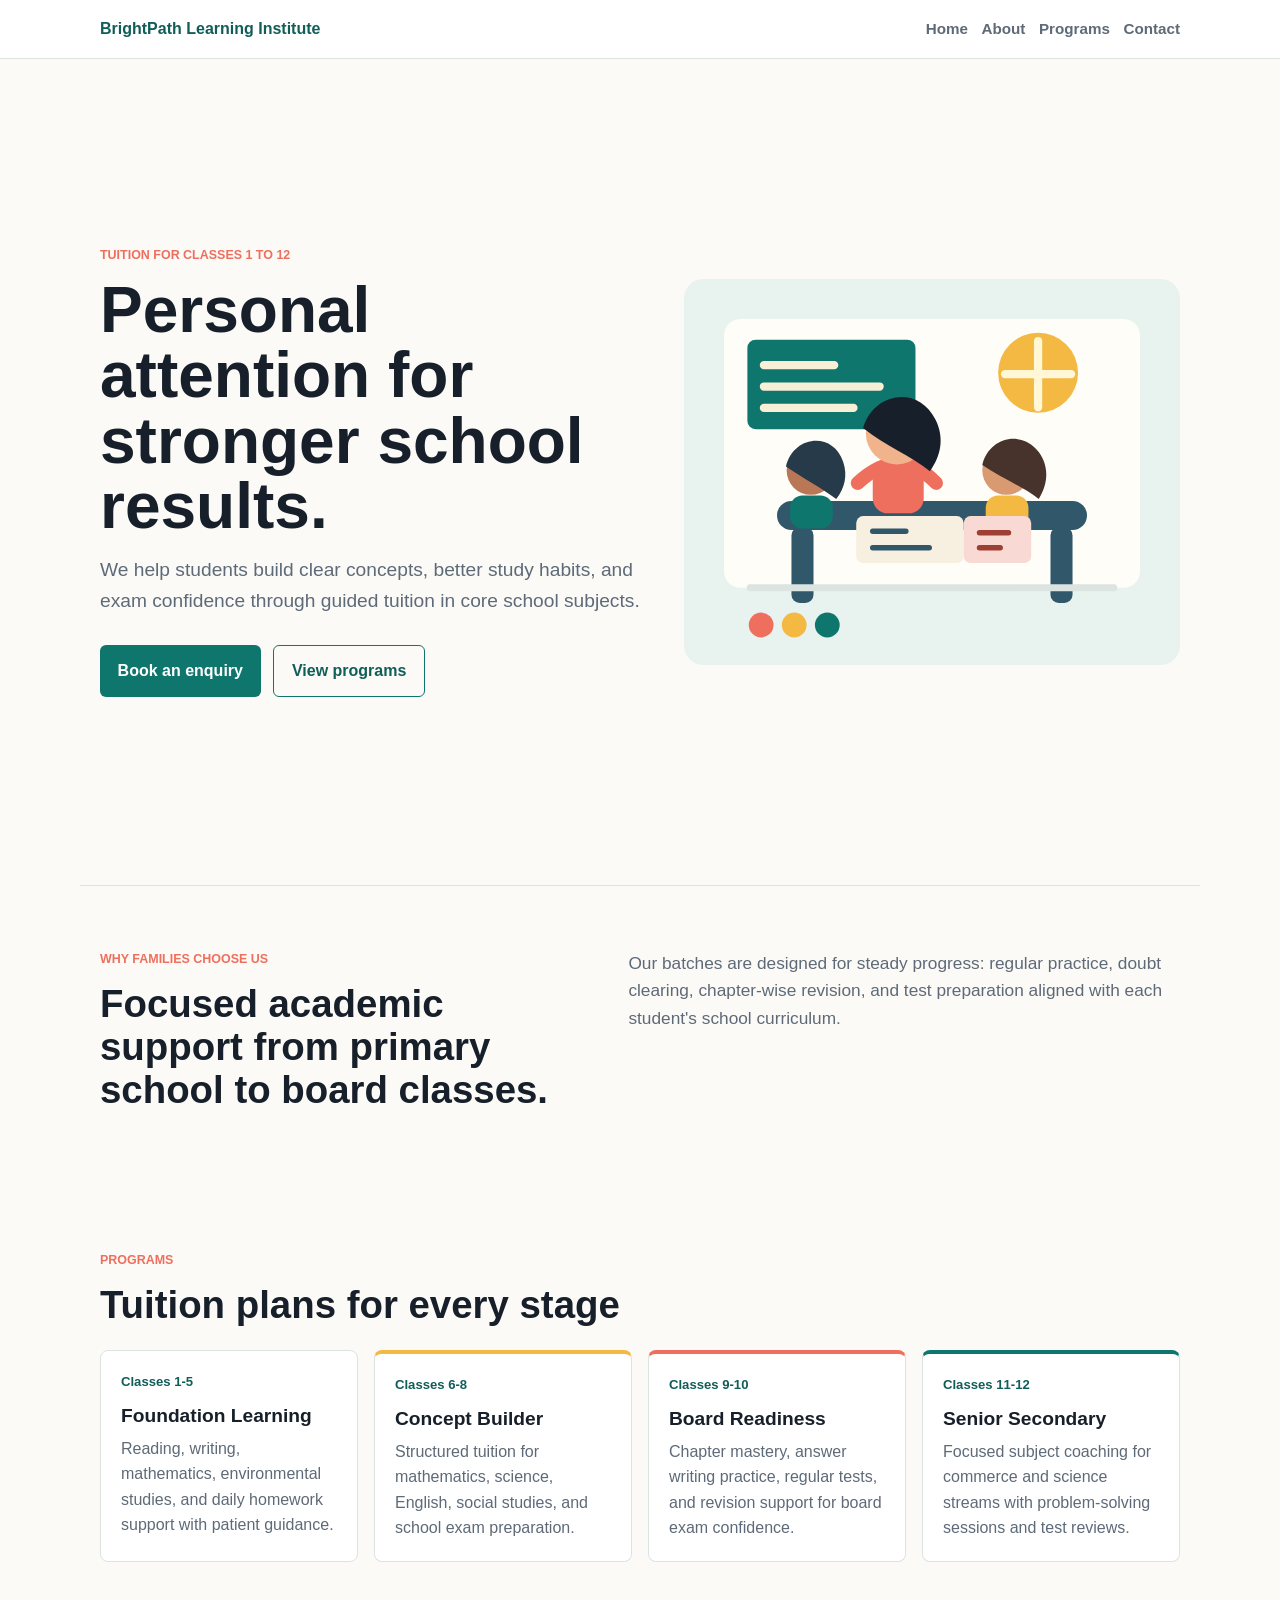
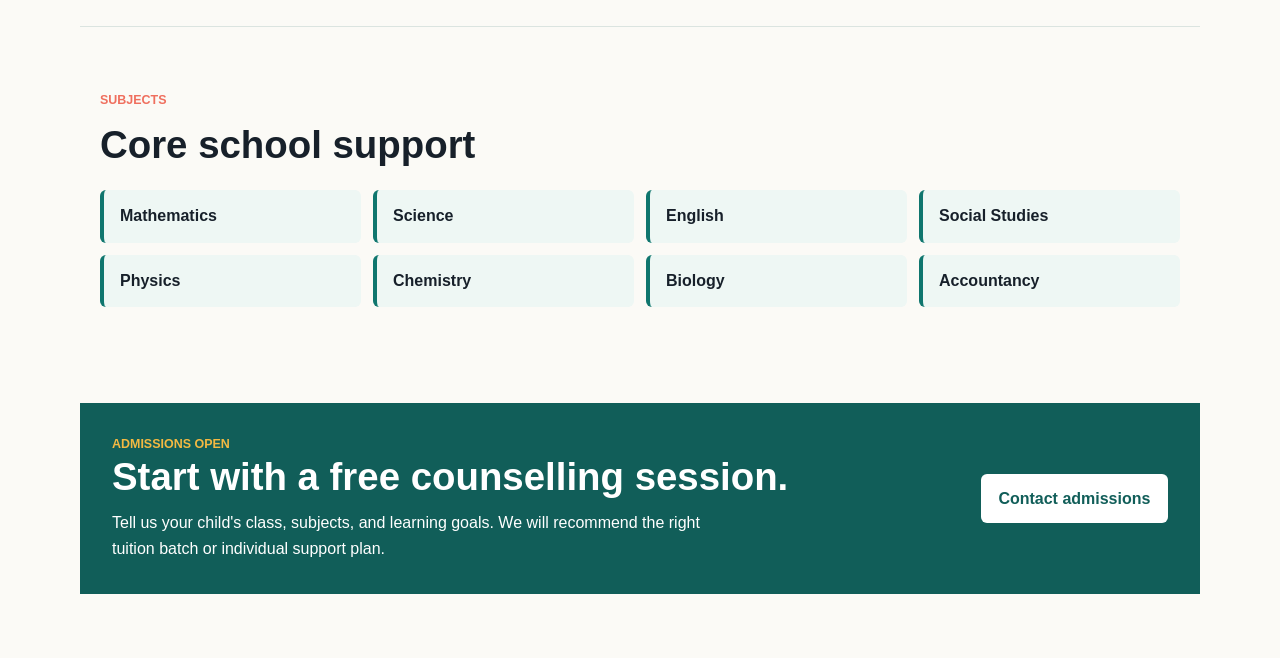
<file: web/index.html>
<!DOCTYPE html>
<html lang="en">
<head>
  <meta charset="UTF-8" />
  <meta name="viewport" content="width=device-width, initial-scale=1.0" />
  <title>BrightPath Learning Institute</title>
  <link rel="stylesheet" href="style.css" />
</head>
<body>
  <header class="site-header">
    <nav class="nav-wrap" aria-label="Primary navigation">
      <a class="brand" href="index.html">BrightPath Learning Institute</a>
      <div class="nav-links">
        <a href="index.html">Home</a>
        <a href="about.html">About</a>
        <a href="#programs">Programs</a>
        <a href="#contact">Contact</a>
      </div>
    </nav>
  </header>

  <main>
    <section class="hero">
      <div class="hero-copy">
        <p class="eyebrow">Tuition for Classes 1 to 12</p>
        <h1>Personal attention for stronger school results.</h1>
        <p class="lead">We help students build clear concepts, better study habits, and exam confidence through guided tuition in core school subjects.</p>
        <div class="hero-actions">
          <a class="button primary" href="#contact">Book an enquiry</a>
          <a class="button secondary" href="#programs">View programs</a>
        </div>
      </div>
      <img class="hero-image" src="assets/students-study.svg" alt="Students studying with a teacher in a classroom" />
    </section>

    <section class="section intro">
      <div>
        <p class="eyebrow">Why families choose us</p>
        <h2>Focused academic support from primary school to board classes.</h2>
      </div>
      <p>Our batches are designed for steady progress: regular practice, doubt clearing, chapter-wise revision, and test preparation aligned with each student's school curriculum.</p>
    </section>

    <section class="section" id="programs">
      <div class="section-heading">
        <p class="eyebrow">Programs</p>
        <h2>Tuition plans for every stage</h2>
      </div>
      <div class="program-grid">
        <article class="program-card">
          <span class="program-level">Classes 1-5</span>
          <h3>Foundation Learning</h3>
          <p>Reading, writing, mathematics, environmental studies, and daily homework support with patient guidance.</p>
        </article>
        <article class="program-card">
          <span class="program-level">Classes 6-8</span>
          <h3>Concept Builder</h3>
          <p>Structured tuition for mathematics, science, English, social studies, and school exam preparation.</p>
        </article>
        <article class="program-card">
          <span class="program-level">Classes 9-10</span>
          <h3>Board Readiness</h3>
          <p>Chapter mastery, answer writing practice, regular tests, and revision support for board exam confidence.</p>
        </article>
        <article class="program-card">
          <span class="program-level">Classes 11-12</span>
          <h3>Senior Secondary</h3>
          <p>Focused subject coaching for commerce and science streams with problem-solving sessions and test reviews.</p>
        </article>
      </div>
    </section>

    <section class="section subjects">
      <div class="section-heading">
        <p class="eyebrow">Subjects</p>
        <h2>Core school support</h2>
      </div>
      <ul class="subject-list">
        <li>Mathematics</li>
        <li>Science</li>
        <li>English</li>
        <li>Social Studies</li>
        <li>Physics</li>
        <li>Chemistry</li>
        <li>Biology</li>
        <li>Accountancy</li>
      </ul>
    </section>

    <section class="contact-band" id="contact">
      <div>
        <p class="eyebrow">Admissions open</p>
        <h2>Start with a free counselling session.</h2>
        <p>Tell us your child's class, subjects, and learning goals. We will recommend the right tuition batch or individual support plan.</p>
      </div>
      <a class="button light" href="mailto:admissions@brightpath.example">Contact admissions</a>
    </section>
  </main>
</body>
</html>
</file>
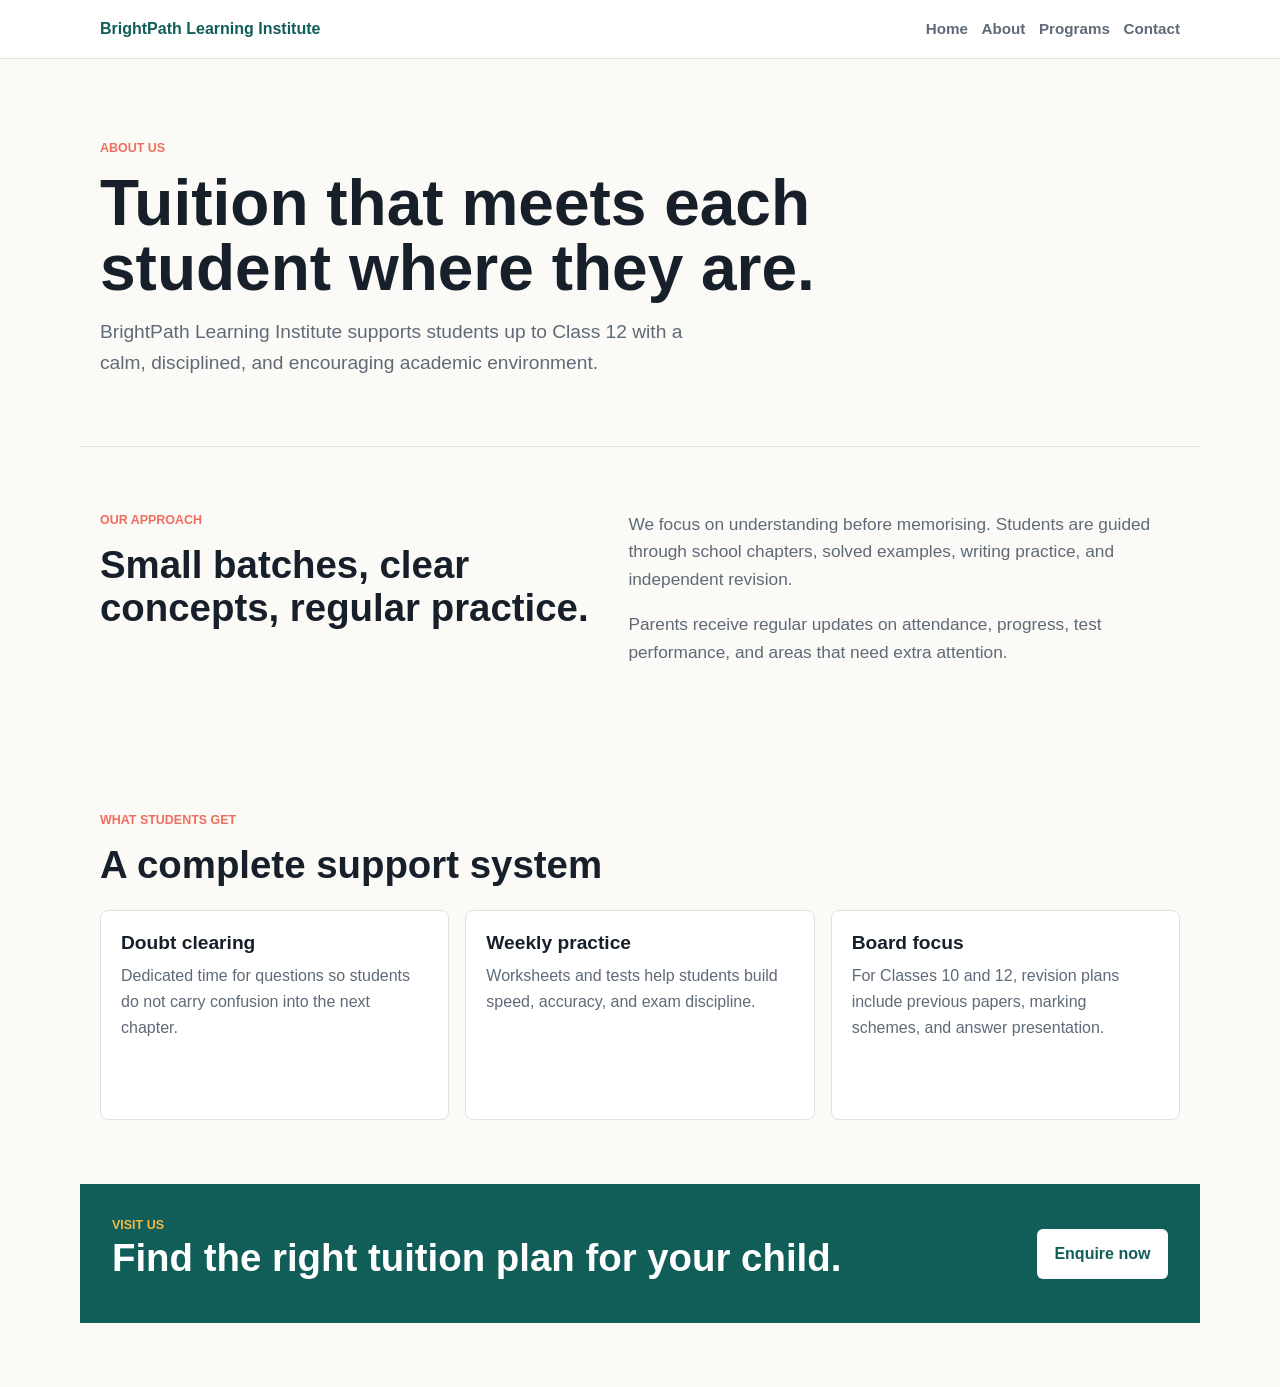
<file: web/about.html>
<!DOCTYPE html>
<html lang="en">
<head>
  <meta charset="UTF-8" />
  <meta name="viewport" content="width=device-width, initial-scale=1.0" />
  <title>About BrightPath Learning Institute</title>
  <link rel="stylesheet" href="style.css" />
</head>
<body>
  <header class="site-header">
    <nav class="nav-wrap" aria-label="Primary navigation">
      <a class="brand" href="index.html">BrightPath Learning Institute</a>
      <div class="nav-links">
        <a href="index.html">Home</a>
        <a href="about.html">About</a>
        <a href="index.html#programs">Programs</a>
        <a href="index.html#contact">Contact</a>
      </div>
    </nav>
  </header>

  <main>
    <section class="page-hero">
      <p class="eyebrow">About us</p>
      <h1>Tuition that meets each student where they are.</h1>
      <p class="lead">BrightPath Learning Institute supports students up to Class 12 with a calm, disciplined, and encouraging academic environment.</p>
    </section>

    <section class="section split">
      <div>
        <p class="eyebrow">Our approach</p>
        <h2>Small batches, clear concepts, regular practice.</h2>
      </div>
      <div class="text-stack">
        <p>We focus on understanding before memorising. Students are guided through school chapters, solved examples, writing practice, and independent revision.</p>
        <p>Parents receive regular updates on attendance, progress, test performance, and areas that need extra attention.</p>
      </div>
    </section>

    <section class="section">
      <div class="section-heading">
        <p class="eyebrow">What students get</p>
        <h2>A complete support system</h2>
      </div>
      <div class="feature-grid">
        <article class="feature-card">
          <h3>Doubt clearing</h3>
          <p>Dedicated time for questions so students do not carry confusion into the next chapter.</p>
        </article>
        <article class="feature-card">
          <h3>Weekly practice</h3>
          <p>Worksheets and tests help students build speed, accuracy, and exam discipline.</p>
        </article>
        <article class="feature-card">
          <h3>Board focus</h3>
          <p>For Classes 10 and 12, revision plans include previous papers, marking schemes, and answer presentation.</p>
        </article>
      </div>
    </section>

    <section class="contact-band compact">
      <div>
        <p class="eyebrow">Visit us</p>
        <h2>Find the right tuition plan for your child.</h2>
      </div>
      <a class="button light" href="index.html#contact">Enquire now</a>
    </section>
  </main>
</body>
</html>
</file>
<file: web/style.css>
:root {
  --ink: #17202a;
  --muted: #5e6a78;
  --paper: #fbfaf6;
  --surface: #ffffff;
  --teal: #0f766e;
  --teal-dark: #115e59;
  --coral: #ef6f5e;
  --gold: #f4b942;
  --line: #dbe4e0;
}

* {
  box-sizing: border-box;
}

body {
  margin: 0;
  background: var(--paper);
  color: var(--ink);
  font-family: Arial, Helvetica, sans-serif;
  line-height: 1.6;
}

a {
  color: inherit;
  text-decoration: none;
}

.site-header {
  background: var(--surface);
  border-bottom: 1px solid var(--line);
  position: sticky;
  top: 0;
  z-index: 10;
}

.nav-wrap {
  align-items: center;
  display: flex;
  gap: 1rem;
  justify-content: space-between;
  margin: 0 auto;
  max-width: 1120px;
  padding: 1rem 1.25rem;
}

.brand {
  color: var(--teal-dark);
  font-size: 1rem;
  font-weight: 800;
}

.nav-links {
  display: flex;
  flex-wrap: wrap;
  gap: 0.85rem;
  justify-content: flex-end;
}

.nav-links a {
  color: var(--muted);
  font-size: 0.95rem;
  font-weight: 700;
}

.nav-links a:hover {
  color: var(--teal-dark);
}

.hero {
  align-items: center;
  display: grid;
  gap: 2rem;
  grid-template-columns: minmax(0, 1fr) minmax(280px, 0.9fr);
  margin: 0 auto;
  max-width: 1120px;
  min-height: calc(100vh - 74px);
  padding: 3rem 1.25rem;
}

.hero-copy {
  max-width: 620px;
}

.eyebrow {
  color: var(--coral);
  font-size: 0.78rem;
  font-weight: 800;
  letter-spacing: 0;
  margin: 0 0 0.75rem;
  text-transform: uppercase;
}

h1,
h2,
h3,
p {
  margin-top: 0;
}

h1 {
  font-size: clamp(2.4rem, 5vw, 4.8rem);
  line-height: 1.02;
  margin-bottom: 1rem;
}

h2 {
  font-size: clamp(1.8rem, 3vw, 2.8rem);
  line-height: 1.12;
  margin-bottom: 0.75rem;
}

h3 {
  font-size: 1.2rem;
  line-height: 1.25;
  margin-bottom: 0.5rem;
}

.lead {
  color: var(--muted);
  font-size: 1.2rem;
  max-width: 56ch;
}

.hero-actions {
  display: flex;
  flex-wrap: wrap;
  gap: 0.8rem;
  margin-top: 1.8rem;
}

.button {
  align-items: center;
  border-radius: 6px;
  display: inline-flex;
  font-weight: 800;
  justify-content: center;
  min-height: 46px;
  padding: 0.75rem 1.1rem;
}

.button.primary {
  background: var(--teal);
  color: #ffffff;
}

.button.secondary {
  border: 1px solid var(--teal);
  color: var(--teal-dark);
}

.button.light {
  background: #ffffff;
  color: var(--teal-dark);
}

.hero-image {
  display: block;
  height: auto;
  max-width: 100%;
}

.section {
  margin: 0 auto;
  max-width: 1120px;
  padding: 4rem 1.25rem;
}

.intro,
.split {
  align-items: start;
  border-top: 1px solid var(--line);
  display: grid;
  gap: 2rem;
  grid-template-columns: minmax(0, 0.9fr) minmax(0, 1fr);
}

.intro > p,
.text-stack p {
  color: var(--muted);
  font-size: 1.08rem;
}

.section-heading {
  margin-bottom: 1.5rem;
  max-width: 720px;
}

.program-grid,
.feature-grid {
  display: grid;
  gap: 1rem;
  grid-template-columns: repeat(4, minmax(0, 1fr));
}

.feature-grid {
  grid-template-columns: repeat(3, minmax(0, 1fr));
}

.program-card,
.feature-card {
  background: var(--surface);
  border: 1px solid var(--line);
  border-radius: 8px;
  min-height: 210px;
  padding: 1.25rem;
}

.program-card:nth-child(2) {
  border-top: 4px solid var(--gold);
}

.program-card:nth-child(3) {
  border-top: 4px solid var(--coral);
}

.program-card:nth-child(4) {
  border-top: 4px solid var(--teal);
}

.program-level {
  color: var(--teal-dark);
  display: block;
  font-size: 0.82rem;
  font-weight: 800;
  margin-bottom: 0.75rem;
}

.program-card p,
.feature-card p {
  color: var(--muted);
  margin-bottom: 0;
}

.subjects {
  border-top: 1px solid var(--line);
}

.subject-list {
  display: grid;
  gap: 0.75rem;
  grid-template-columns: repeat(4, minmax(0, 1fr));
  list-style: none;
  margin: 0;
  padding: 0;
}

.subject-list li {
  background: #eef7f4;
  border-left: 4px solid var(--teal);
  border-radius: 6px;
  font-weight: 800;
  padding: 0.85rem 1rem;
}

.contact-band {
  align-items: center;
  background: var(--teal-dark);
  color: #ffffff;
  display: flex;
  gap: 2rem;
  justify-content: space-between;
  margin: 2rem auto 4rem;
  max-width: 1120px;
  padding: 2rem;
}

.contact-band.compact {
  margin-top: 0;
}

.contact-band .eyebrow {
  color: var(--gold);
}

.contact-band p {
  margin-bottom: 0;
  max-width: 70ch;
}

.page-hero {
  margin: 0 auto;
  max-width: 1120px;
  padding: 5rem 1.25rem 3rem;
}

.page-hero h1 {
  max-width: 880px;
}

.text-stack {
  max-width: 680px;
}

@media (max-width: 900px) {
  .hero,
  .intro,
  .split {
    grid-template-columns: 1fr;
  }

  .hero {
    min-height: auto;
  }

  .hero-image {
    max-width: 520px;
    width: 100%;
  }

  .program-grid,
  .feature-grid,
  .subject-list {
    grid-template-columns: repeat(2, minmax(0, 1fr));
  }
}

@media (max-width: 620px) {
  .nav-wrap {
    align-items: flex-start;
    flex-direction: column;
  }

  .nav-links {
    justify-content: flex-start;
  }

  .hero,
  .section,
  .page-hero {
    padding-left: 1rem;
    padding-right: 1rem;
  }

  .program-grid,
  .feature-grid,
  .subject-list {
    grid-template-columns: 1fr;
  }

  .contact-band {
    align-items: flex-start;
    flex-direction: column;
    margin-left: 1rem;
    margin-right: 1rem;
    padding: 1.5rem;
  }
}
</file>
